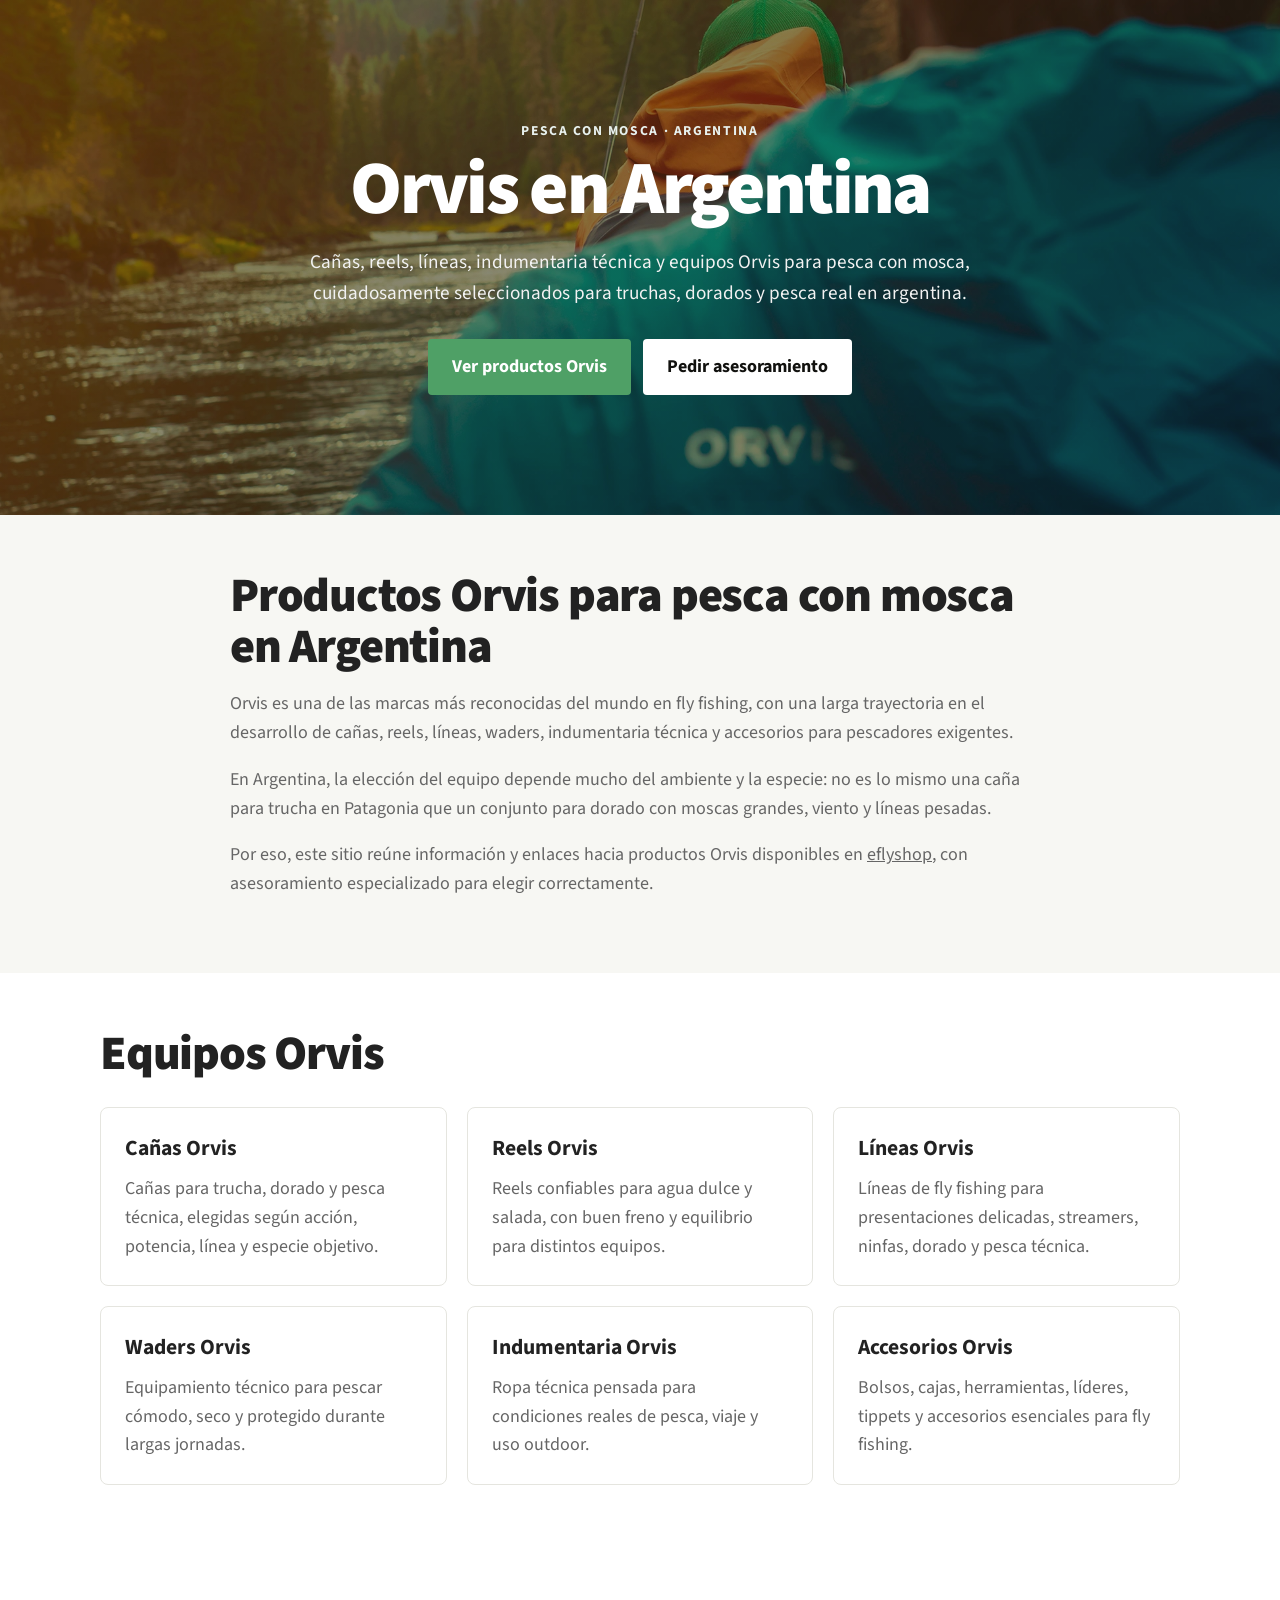
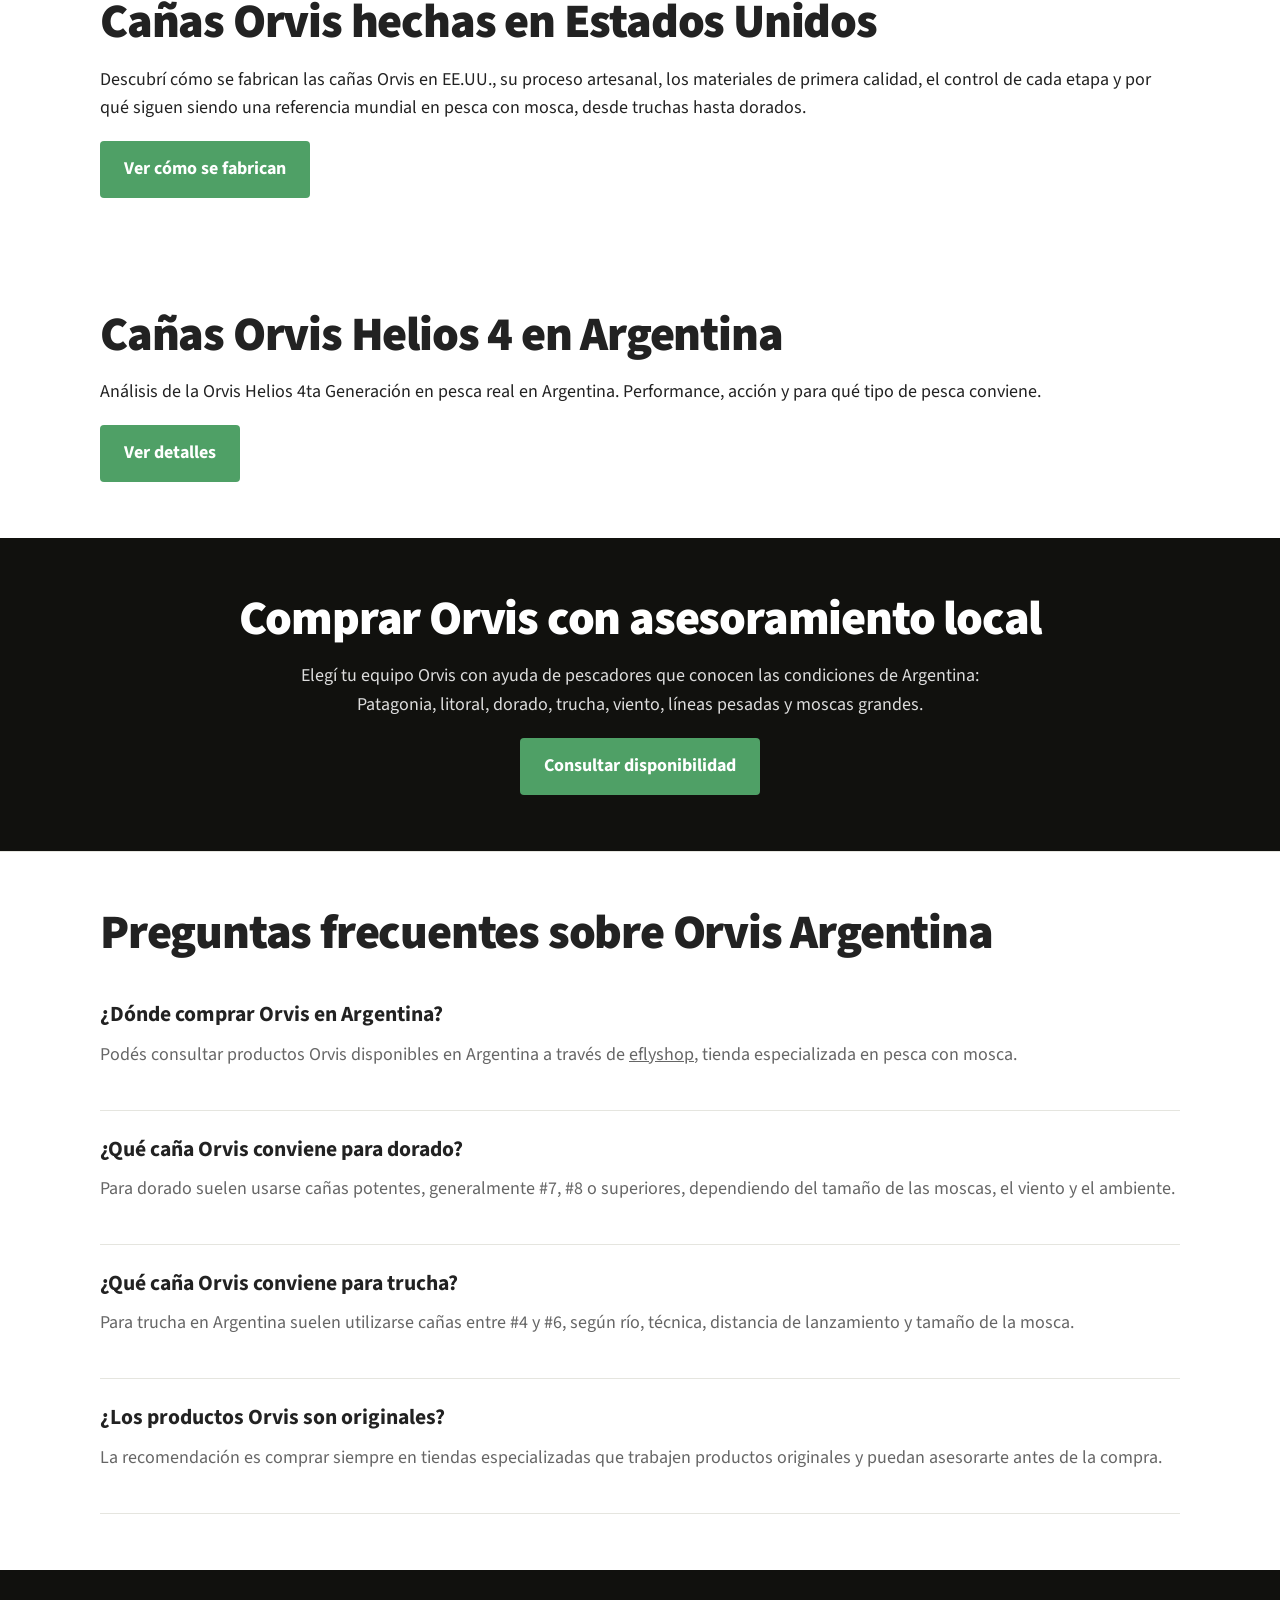
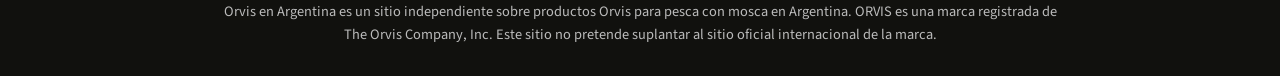
<file: index.html>
<!doctype html>
<html lang="es-AR">
<head>
<meta charset="utf-8">

<title>Orvis Argentina | Cañas, reels, líneas y equipos de pesca con mosca</title>
<meta name="description" content="Comprá productos Orvis en Argentina. Cañas, reels, líneas, waders, moscas y equipos de pesca con mosca con asesoramiento experto.">
<meta name="viewport" content="width=device-width, initial-scale=1">
<link rel="canonical" href="https://www.orvis.com.ar/">

<link rel="preconnect" href="https://www.eflyshop.com.ar">
<link rel="preconnect" href="https://fonts.googleapis.com">
<link rel="preconnect" href="https://fonts.gstatic.com" crossorigin>

<link href="https://fonts.googleapis.com/css2?family=Source+Sans+Pro:wght@400;600;700;900&display=swap" rel="stylesheet">

<script type="application/ld+json">
{
  "@context": "https://schema.org",
  "@type": "Organization",
  "name": "Orvis Argentina",
  "url": "https://orvis.com.ar",
  "sameAs": ["https://www.eflyshop.com.ar"]
}
</script>

<link rel="stylesheet" href="css/styles.css">

</head>

<body>

<header class="hero" style="background: linear-gradient(rgba(17,17,14,.5), rgba(17,17,14,.5)), url('img/hero-orvis-argentina.webp') center/cover no-repeat;">
  <div class="hero-inner">
    <div class="eyebrow">Pesca con Mosca · Argentina</div>
    <h1>Orvis en Argentina</h1>
    <p class="lead">Cañas, reels, líneas, indumentaria técnica y equipos Orvis para pesca con mosca, cuidadosamente seleccionados para truchas, dorados y pesca real en argentina.</p>

    <div class="btns">
      <a href="https://www.eflyshop.com.ar" class="btn btn-primary">Ver productos Orvis</a>
      <a href="https://www.eflyshop.com.ar/ag/contactenos" class="btn btn-secondary">Pedir asesoramiento</a>
    </div>
  </div>
</header>

<main>

<section class="intro">
  <div class="container text-block">
    <h2>Productos Orvis para pesca con mosca en Argentina</h2>
    <p>Orvis es una de las marcas más reconocidas del mundo en fly fishing, con una larga trayectoria en el desarrollo de cañas, reels, líneas, waders, indumentaria técnica y accesorios para pescadores exigentes.</p>
    <p>En Argentina, la elección del equipo depende mucho del ambiente y la especie: no es lo mismo una caña para trucha en Patagonia que un conjunto para dorado con moscas grandes, viento y líneas pesadas.</p>
    <p>Por eso, este sitio reúne información y enlaces hacia productos Orvis disponibles en <a href="https://www.eflyshop.com.ar">eflyshop</a>, con asesoramiento especializado para elegir correctamente.</p>
  </div>
</section>

<section>
  <div class="container">
    <h2>Equipos Orvis</h2>

    <div class="grid">
      <a href="https://www.eflyshop.com.ar/ag/canas-mosca-fly/6" class="card">
        <h3>Cañas Orvis</h3>
        <p>Cañas para trucha, dorado y pesca técnica, elegidas según acción, potencia, línea y especie objetivo.</p>
      </a>

      <a href="https://www.eflyshop.com.ar/ag/reeles-mosca-orvis/49" class="card">
        <h3>Reels Orvis</h3>
        <p>Reels confiables para agua dulce y salada, con buen freno y equilibrio para distintos equipos.</p>
      </a>

      <a href="https://www.eflyshop.com.ar/ag/lineas-backing-mosca/8" class="card">
        <h3>Líneas Orvis</h3>
        <p>Líneas de fly fishing para presentaciones delicadas, streamers, ninfas, dorado y pesca técnica.</p>
      </a>

      <a href="https://www.eflyshop.com.ar/ag/waders-orvis/57" class="card">
        <h3>Waders Orvis</h3>
        <p>Equipamiento técnico para pescar cómodo, seco y protegido durante largas jornadas.</p>
      </a>

      <a href="https://www.eflyshop.com.ar/ag/ropa-pesca/15" class="card">
        <h3>Indumentaria Orvis</h3>
        <p>Ropa técnica pensada para condiciones reales de pesca, viaje y uso outdoor.</p>
      </a>

      <a href="https://www.eflyshop.com.ar/ag/accesorios-pesca-mosca/12" class="card">
        <h3>Accesorios Orvis</h3>
        <p>Bolsos, cajas, herramientas, líderes, tippets y accesorios esenciales para fly fishing.</p>
      </a>
    </div>
  </div>
</section>

<section>
  <div class="container">
    <h2>Cañas Orvis hechas en Estados Unidos</h2>

    <p>
      Descubrí cómo se fabrican las cañas Orvis en EE.UU., su proceso artesanal, los materiales de primera calidad, el control de cada etapa y por qué siguen siendo una referencia mundial en pesca con mosca, desde truchas hasta dorados.
    </p>

    <a href="canas-orvis-made-in-usa.html" class="btn btn-primary">
      Ver cómo se fabrican
    </a>
  </div>
</section>

<section>
  <div class="container">
    <h2>Cañas Orvis Helios 4 en Argentina</h2>

    <p>
      Análisis de la Orvis Helios 4ta Generación en pesca real en Argentina. Performance, acción y para qué tipo de pesca conviene.
    </p>

    <a href="orvis-helios-4-argentina.html" class="btn btn-primary">
      Ver detalles
    </a>
  </div>
</section>

<section class="cta">
  <div class="container">
    <h2>Comprar Orvis con asesoramiento local</h2>
    <p>Elegí tu equipo Orvis con ayuda de pescadores que conocen las condiciones de Argentina: Patagonia, litoral, dorado, trucha, viento, líneas pesadas y moscas grandes.</p>
    <a href="https://www.eflyshop.com.ar/ag/contactenos" class="btn btn-primary">Consultar disponibilidad</a>
  </div>
</section>

<section class="faq">
  <div class="container">
    <h2>Preguntas frecuentes sobre Orvis Argentina</h2>

    <div class="faq-item">
      <h3>¿Dónde comprar Orvis en Argentina?</h3>
      <p>Podés consultar productos Orvis disponibles en Argentina a través de <a href="https://www.eflyshop.com.ar">eflyshop</a>, tienda especializada en pesca con mosca.</p>
    </div>

    <div class="faq-item">
      <h3>¿Qué caña Orvis conviene para dorado?</h3>
      <p>Para dorado suelen usarse cañas potentes, generalmente #7, #8 o superiores, dependiendo del tamaño de las moscas, el viento y el ambiente.</p>
    </div>

    <div class="faq-item">
      <h3>¿Qué caña Orvis conviene para trucha?</h3>
      <p>Para trucha en Argentina suelen utilizarse cañas entre #4 y #6, según río, técnica, distancia de lanzamiento y tamaño de la mosca.</p>
    </div>

    <div class="faq-item">
      <h3>¿Los productos Orvis son originales?</h3>
      <p>La recomendación es comprar siempre en tiendas especializadas que trabajen productos originales y puedan asesorarte antes de la compra.</p>
    </div>
  </div>
</section>

</main>

<footer>
  <p>Orvis en Argentina es un sitio independiente sobre productos Orvis para pesca con mosca en Argentina. ORVIS es una marca registrada de The Orvis Company, Inc. Este sitio no pretende suplantar al sitio oficial internacional de la marca.</p>
</footer>

</body>
</html>
</file>
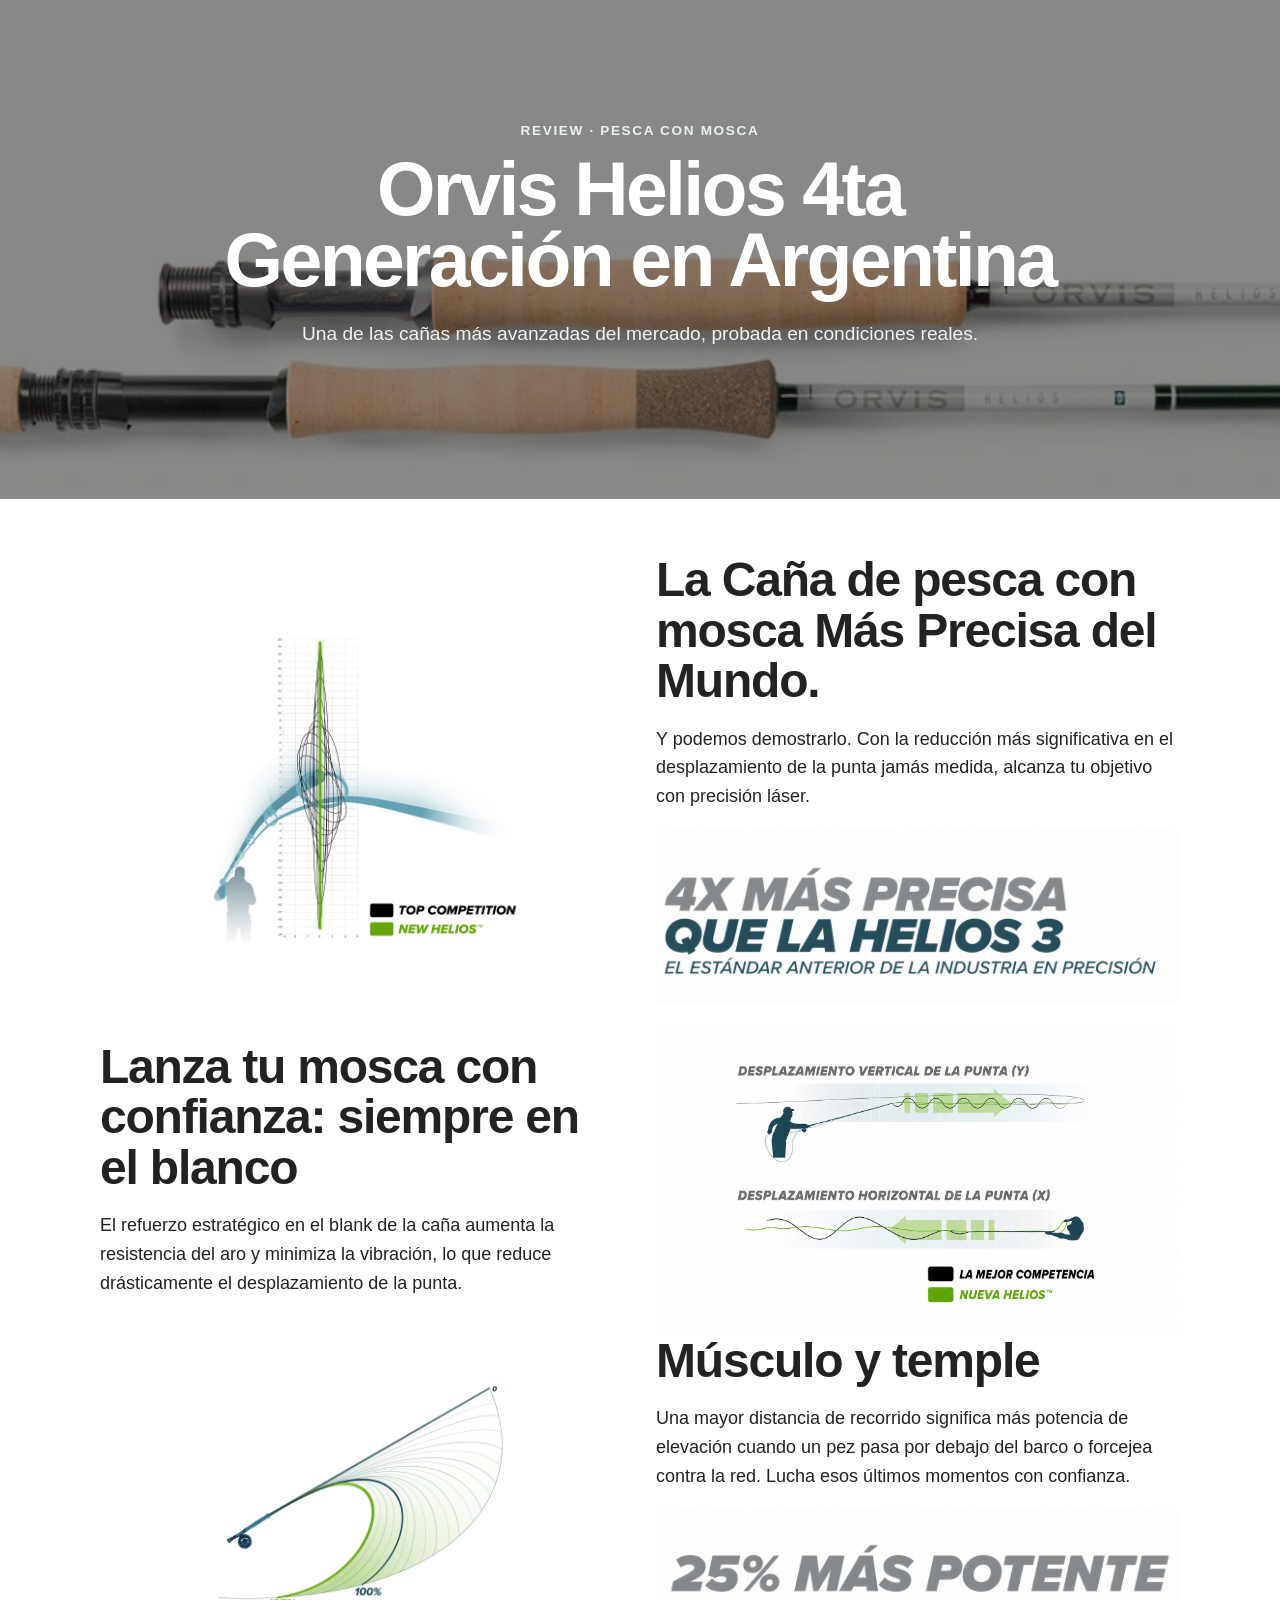
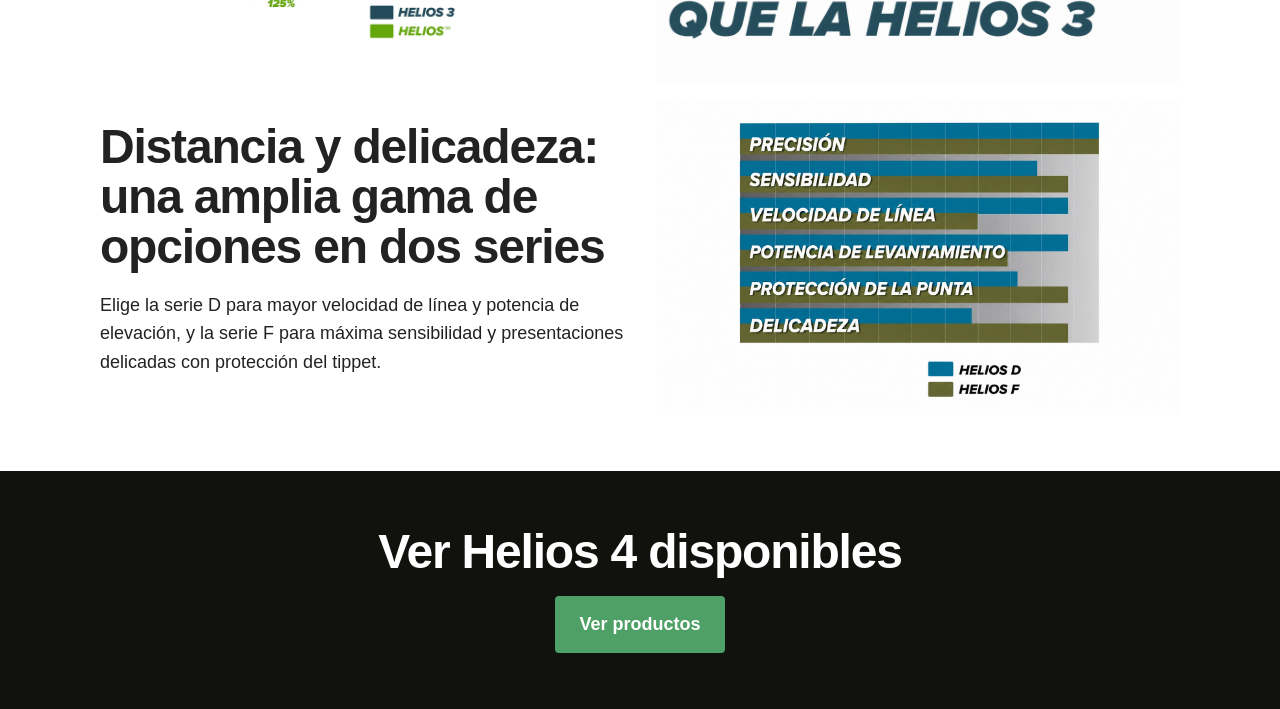
<file: orvis-helios-4-argentina.html>
<!doctype html>
<html lang="es-AR">
<head>
<meta charset="utf-8">
<title>Orvis Helios 4 en Argentina | Review y guía</title>
<meta name="description" content="Análisis de la Orvis Helios 4 en pesca real en Argentina. Performance, acción y para qué tipo de pesca conviene.">
<meta name="viewport" content="width=device-width, initial-scale=1">
<link rel="canonical" href="https://orvis.com.ar/orvis-helios-4-argentina.html">
<link rel="stylesheet" href="css/styles.css">
</head>

<body>

<header class="hero" style="background: linear-gradient(rgba(17,17,14,.5), rgba(17,17,14,.5)), url('img/helios-hero.webp') center/cover no-repeat;">
  <div class="hero-inner">
    <div class="eyebrow">Review · Pesca con Mosca</div>
    <h1>Orvis Helios 4ta Generación en Argentina</h1>
    <p class="lead">Una de las cañas más avanzadas del mercado, probada en condiciones reales.</p>
  </div>
</header>

<main>

<section class="container">

<div style="display: flex; align-items: center; justify-content: space-between; gap: 32px; flex-wrap: wrap;">
    <div style="flex: 1 1 360px;">
        <img loading="lazy" src="img/helios-2024-lp-tracking.webp" alt="Un gráfico que muestra la precisión de la nueva caña de pesca con mosca Helios en comparación con las cañas de la competencia.">
    </div>
    <div style="flex: 1 1 360px;">
        <h2>La Caña de pesca con mosca Más Precisa del Mundo.</h2>
        <p>Y podemos demostrarlo. Con la reducción más significativa en el desplazamiento de la punta jamás medida, alcanza tu objetivo con precisión láser.</p>
        <p><img src="img/4X_accurate_graphic_long.webp" alt="4 veces más preciso que Helios 3, el referente anterior de la industria en cuanto a precisión."></p>
    </div>
</div>

<div style="display: flex; align-items: center; justify-content: space-between; gap: 32px; flex-wrap: wrap;">
    <div style="flex: 1 1 360px;">
        <h2>Lanza tu mosca con confianza: siempre en el blanco</h2>
        <p>El refuerzo estratégico en el blank de la caña aumenta la resistencia del aro y minimiza la vibración, lo que reduce drásticamente el desplazamiento de la punta.</p>
    </div>
    <div style="flex: 1 1 360px;">
        <img loading="lazy" src="img/helios-2024-tip-3.webp" alt="Un gráfico que muestra el desplazamiento vertical y horizontal de la punta de la nueva caña de pesca con mosca Helios en comparación con las cañas de la competencia.">
    </div>
</div>

<div style="display: flex; align-items: center; justify-content: space-between; gap: 32px; flex-wrap: wrap;">
    <div style="flex: 1 1 360px;">
        <img loading="lazy" src="img/helios-2024-lp-deflection.webp" alt="Una ilustración en verde y negro que muestra la flexibilidad y la resistencia de la nueva caña de pesca con mosca Helios en comparación con la Helios 3.">
    </div>
    <div style="flex: 1 1 360px;">
        <h2>Músculo y temple</h2>
        <p>Una mayor distancia de recorrido significa más potencia de elevación cuando un pez pasa por debajo del barco o forcejea contra la red. Lucha esos últimos momentos con confianza.</p>
        <p><img src="img/25_stronger_graphic.webp" alt="Un 25 % más resistente que Helios 3."></p>
    </div>
</div>

<div style="display: flex; align-items: center; justify-content: space-between; gap: 32px; flex-wrap: wrap;">
    <div style="flex: 1 1 360px;">
        <h2>Distancia y delicadeza: una amplia gama de opciones en dos series</h2>
        <p>Elige la serie D para mayor velocidad de línea y potencia de elevación, y la serie F para máxima sensibilidad y presentaciones delicadas con protección del tippet.</p>
    </div>
    <div style="flex: 1 1 360px;">
        <img loading="lazy" src="img/helios-2024-lp-f-d-3.webp" alt="Un gráfico que muestra el desplazamiento vertical y horizontal de la punta de la nueva caña de pesca con mosca Helios en comparación con las cañas de la competencia.">
    </div>
</div>

</section>

<!--section class="intro">
<div class="container text-block">
    <h2>Una caña pensada para precisión</h2>
    <p>La Helios 4 representa la evolución del diseño de cañas de :contentReference[oaicite:0]{index=0}, enfocada en precisión y control.</p>
    <img src="img/helios-casting.webp" loading="lazy">
    <h2>Cómo rinde en Argentina</h2>
    <p>En Patagonia permite presentaciones delicadas. Para dorado, aporta potencia y control.</p>
</div>
</section-->

<section class="cta">
<div class="container">
<h2>Ver Helios 4 disponibles</h2>
<a href="https://www.eflyshop.com.ar/ag/canas-helios-pesca-mosca/31" class="btn btn-primary">Ver productos</a>
</div>
</section>

</main>
</body>
</html>
</file>
<file: css/styles.css>
:root {
  --dark: #11110e;
  --green: #4fa066;
  --light: #f7f7f3;
  --text: #222;
  --muted: #666;
  --border: #e5e5df;
}

* {
  box-sizing: border-box;
}

body {
  margin: 0;
  font-family: "Source Sans Pro", Arial, sans-serif;
  background: #fff;
  color: var(--text);
  line-height: 1.6;
  font-size: 18px;
}

a {
  color: inherit;
}

img {
  max-width: 100%;
  height: auto;
  display: block;
}

/* CONTENEDOR */
.container {
  max-width: 1120px;
  margin: auto;
  padding: 56px 20px;
}

/* HERO */
.hero {
  background: linear-gradient(rgba(17,17,14,.72), rgba(17,17,14,.72)),
              url("../img/hero-orvis.webp") center/cover no-repeat;
  color: #fff;
  padding: 90px 20px;
  text-align: center;
}

.hero-inner {
  max-width: 920px;
  margin: auto;
}

.eyebrow {
  text-transform: uppercase;
  letter-spacing: .12em;
  font-weight: 700;
  font-size: .85rem;
  margin-bottom: 12px;
  color: #e8f1ee;
}

/* TITULOS */
h1 {
  font-size: clamp(2.4rem, 6vw, 4.7rem);
  line-height: .95;
  margin: 0 0 22px;
  font-weight: 900;
  letter-spacing: -0.035em;
}

h2 {
  font-size: clamp(1.9rem, 4vw, 3rem);
  line-height: 1.05;
  margin: 0 0 18px;
  font-weight: 900;
  letter-spacing: -0.025em;
}

h3 {
  font-size: 1.35rem;
  margin: 0 0 8px;
  font-weight: 700;
}

p {
  margin: 0 0 18px;
}

/* LEAD */
.lead {
  max-width: 760px;
  margin: 0 auto 30px;
  font-size: 1.2rem;
  color: #f2f2f2;
}

/* BOTONES */
.btns {
  display: flex;
  flex-wrap: wrap;
  gap: 12px;
  justify-content: center;
}

.btn {
  display: inline-block;
  padding: 14px 24px;
  border-radius: 4px;
  text-decoration: none;
  font-weight: 700;
  transition: transform .2s ease, opacity .2s ease;
}

.btn:hover {
  transform: translateY(-2px);
}

.btn-primary {
  background: var(--green);
  color: #fff;
}

.btn-secondary {
  background: #fff;
  color: var(--dark);
}

/* SECCIONES */
.intro {
  background: var(--light);
}

.text-block {
  max-width: 860px;
}

.text-block p {
  color: var(--muted);
}

.split-feature-section {
  max-width: 1120px;
}

.experience-split-feature__container {
  display: flex;
  flex-direction: column;
  gap: 32px;
}

.experience-split-feature__image-block,
.experience-split-feature__content-block {
  width: 100%;
}

.experience-split-feature__content-block {
  align-self: center;
}

.experience-split-feature__copy img {
  margin-top: 16px;
}

/* GRID */
.grid {
  display: grid;
  grid-template-columns: 1fr;
  gap: 20px;
  margin-top: 28px;
}

.card {
  display: block;
  text-decoration: none;
  border: 1px solid var(--border);
  border-radius: 8px;
  padding: 24px;
  background: #fff;
  transition: transform .2s ease, box-shadow .2s ease;
}

.card:hover {
  transform: translateY(-4px);
  box-shadow: 0 12px 28px rgba(0,0,0,.08);
}

.card p {
  color: var(--muted);
  margin-bottom: 0;
}

/* CTA */
.cta {
  background: var(--dark);
  color: #fff;
  text-align: center;
}

.cta p {
  color: #ddd;
  max-width: 760px;
  margin-left: auto;
  margin-right: auto;
}

/* FAQ */
.faq {
  border-top: 1px solid var(--border);
}

.faq-item {
  border-bottom: 1px solid var(--border);
  padding: 22px 0;
}

.faq-item p {
  color: var(--muted);
}

/* FOOTER */
footer {
  background: var(--dark);
  color: #bbb;
  padding: 30px 20px;
  text-align: center;
  font-size: .9rem;
}

footer p {
  max-width: 850px;
  margin: auto;
}

/* RESPONSIVE */
@media (min-width: 768px) {
  .grid {
    grid-template-columns: 1fr 1fr;
  }

  .experience-split-feature__container {
    align-items: center;
    flex-direction: row;
    justify-content: space-between;
  }

  .experience-split-feature__image-block,
  .experience-split-feature__content-block {
    width: calc(50% - 20px);
  }

  .hero {
    padding: 120px 20px;
  }
}

@media (min-width: 1024px) {
  .grid {
    grid-template-columns: repeat(3, 1fr);
  }
}
</file>
